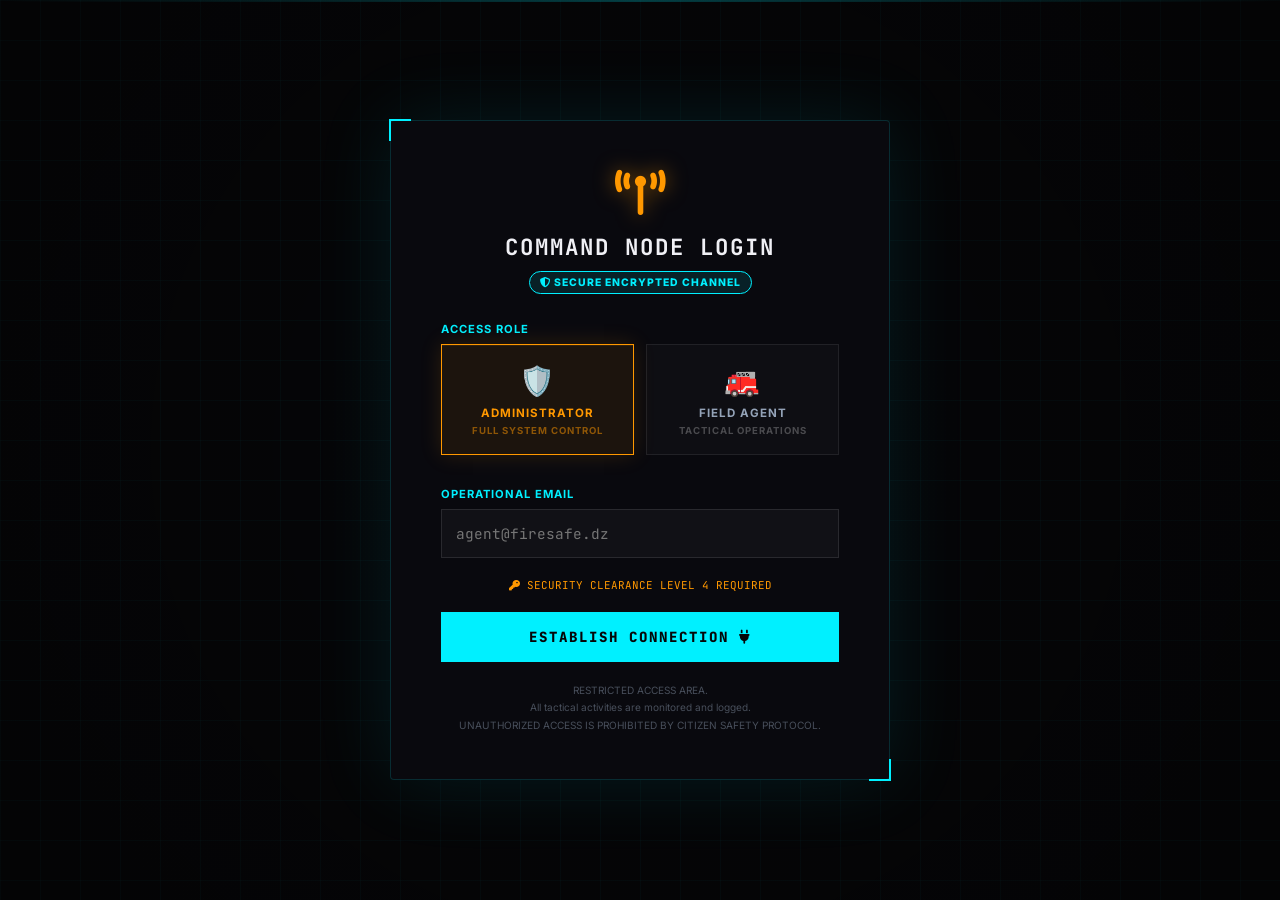
<file: templates/login_pro.html>
<!DOCTYPE html>
<html lang="en">
<head>
    <meta charset="UTF-8">
    <meta name="viewport" content="width=device-width, initial-scale=1.0">
    <title>FireSafe AI - Tactical Command Portal</title>
    <link href="https://fonts.googleapis.com/css2?family=Inter:wght@400;500;600;700;800&family=JetBrains+Mono:wght@400;700&display=swap" rel="stylesheet">
    <link rel="stylesheet" href="https://cdnjs.cloudflare.com/ajax/libs/font-awesome/6.5.0/css/all.min.css">
    <style>
        :root {
            --midnight: #060608;
            --panel-bg: rgba(10, 10, 15, 0.96);
            --primary-blue: #00f0ff;
            --primary-orange: #ff9800;
            --text-primary: #f0f0f5;
            --text-secondary: #94a3b8;
            --glass-border: rgba(0, 240, 255, 0.15);
        }

        * { margin: 0; padding: 0; box-sizing: border-box; }

        body {
            font-family: 'Inter', sans-serif;
            background: var(--midnight);
            color: var(--text-primary);
            height: 100vh;
            display: flex;
            align-items: center;
            justify-content: center;
            overflow: hidden;
            position: relative;
        }

        body::before {
            content: '';
            position: absolute;
            inset: 0;
            background-image:
                linear-gradient(rgba(0, 240, 255, 0.03) 1px, transparent 1px),
                linear-gradient(90deg, rgba(0, 240, 255, 0.03) 1px, transparent 1px);
            background-size: 40px 40px;
            z-index: 1;
        }

        body::after {
            content: '';
            position: absolute;
            top: 0; left: 0; right: 0; height: 2px;
            background: linear-gradient(90deg, transparent, var(--primary-blue), transparent);
            animation: scan 8s linear infinite;
            z-index: 2;
            opacity: 0.3;
        }

        @keyframes scan {
            0% { transform: translateY(-100vh); }
            100% { transform: translateY(100vh); }
        }

        .login-container {
            width: 100%;
            max-width: 500px;
            background: var(--panel-bg);
            backdrop-filter: blur(20px);
            border-radius: 4px;
            border: 1px solid var(--glass-border);
            padding: 45px 50px;
            position: relative;
            z-index: 10;
            box-shadow: 0 0 80px rgba(0, 240, 255, 0.1);
        }

        .login-container::before, .login-container::after {
            content: '';
            position: absolute;
            width: 20px; height: 20px;
            border-color: var(--primary-blue);
            border-style: solid;
        }
        .login-container::before { top: -2px; left: -2px; border-width: 2px 0 0 2px; }
        .login-container::after { bottom: -2px; right: -2px; border-width: 0 2px 2px 0; }

        .header { text-align: center; margin-bottom: 28px; }

        .header .logo-icon {
            font-size: 2.8rem;
            color: var(--primary-orange);
            margin-bottom: 12px;
            filter: drop-shadow(0 0 10px rgba(255, 152, 0, 0.5));
        }

        h1 {
            font-family: 'JetBrains Mono', monospace;
            font-size: 1.4rem;
            letter-spacing: 2px;
            text-transform: uppercase;
            font-weight: 700;
            margin-bottom: 8px;
        }

        .status-badge {
            display: inline-block;
            font-size: 0.65rem;
            background: rgba(0, 240, 255, 0.1);
            color: var(--primary-blue);
            padding: 4px 10px;
            border: 1px solid var(--primary-blue);
            border-radius: 20px;
            font-weight: 800;
            letter-spacing: 1px;
        }

        /* ---- LAST SESSION BOX ---- */
        #last-session-box {
            display: none;
            margin-bottom: 22px;
            padding: 12px 15px;
            background: rgba(255, 152, 0, 0.05);
            border: 1px solid rgba(255, 152, 0, 0.2);
            border-radius: 4px;
            font-family: 'JetBrains Mono', monospace;
        }

        .last-session-label {
            font-size: 0.6rem;
            color: rgba(255,152,0,0.6);
            text-transform: uppercase;
            letter-spacing: 1px;
            margin-bottom: 8px;
        }

        .last-session-user {
            display: flex;
            align-items: center;
            gap: 10px;
        }

        .last-session-avatar {
            width: 34px; height: 34px;
            border-radius: 50%;
            background: rgba(255,152,0,0.1);
            border: 1px solid rgba(255,152,0,0.3);
            display: flex; align-items: center; justify-content: center;
            font-size: 1.1rem;
            flex-shrink: 0;
        }

        .last-session-info strong {
            display: block;
            font-size: 0.85rem;
            color: #fff;
        }

        .last-session-info span {
            font-size: 0.68rem;
            color: rgba(255,255,255,0.35);
        }

        .last-session-role {
            margin-left: auto;
            font-size: 0.62rem;
            font-weight: 800;
            padding: 3px 9px;
            border-radius: 4px;
            letter-spacing: 0.5px;
            flex-shrink: 0;
        }
        .last-session-role.admin   { background: rgba(239,68,68,0.15); color: #ef4444; border: 1px solid rgba(239,68,68,0.3); }
        .last-session-role.fireman { background: rgba(249,115,22,0.15); color: #f97316; border: 1px solid rgba(249,115,22,0.3); }
        .last-session-role.citizen { background: rgba(255,255,255,0.05); color: #aaa; border: 1px solid rgba(255,255,255,0.1); }

        .form-group { margin-bottom: 20px; }

        label {
            display: block;
            font-size: 0.7rem;
            font-weight: 700;
            text-transform: uppercase;
            letter-spacing: 1px;
            margin-bottom: 8px;
            color: var(--primary-blue);
        }

        input[type="email"] {
            width: 100%;
            background: rgba(255, 255, 255, 0.03);
            border: 1px solid rgba(255, 255, 255, 0.1);
            color: #fff;
            padding: 14px;
            font-family: 'JetBrains Mono', monospace;
            font-size: 0.9rem;
            outline: none;
            transition: 0.3s;
        }

        input[type="email"]:focus {
            border-color: var(--primary-blue);
            background: rgba(0, 240, 255, 0.05);
            box-shadow: 0 0 15px rgba(0, 240, 255, 0.1);
        }

        /* ---- ROLE GRID ---- */
        .role-grid {
            display: grid;
            grid-template-columns: 1fr 1fr;
            gap: 12px;
            margin-bottom: 24px;
        }

        .role-option { cursor: pointer; position: relative; }
        .role-option input { position: absolute; opacity: 0; }

        .role-card {
            border: 1px solid rgba(255, 255, 255, 0.08);
            padding: 18px 12px;
            text-align: center;
            transition: all 0.3s ease;
            background: rgba(255, 255, 255, 0.02);
            color: var(--text-secondary);
        }

        .role-card .role-icon  { font-size: 1.8rem; display: block; margin-bottom: 8px; }
        .role-card .role-name  { font-size: 0.72rem; font-weight: 700; letter-spacing: 1px; display: block; }
        .role-card .role-desc  { font-size: 0.6rem; color: rgba(255,255,255,0.25); margin-top: 5px; display: block; }

        .role-option input:checked + .role-card {
            border-color: var(--primary-orange);
            color: var(--primary-orange);
            background: rgba(255, 152, 0, 0.08);
            box-shadow: 0 0 20px rgba(255, 152, 0, 0.15), inset 0 1px 0 rgba(255,152,0,0.1);
        }
        .role-option input:checked + .role-card .role-desc { color: rgba(255,152,0,0.5); }
        .role-card:hover { border-color: rgba(255,152,0,0.3); background: rgba(255,152,0,0.04); }

        .btn-submit {
            width: 100%;
            padding: 16px;
            background: var(--primary-blue);
            color: var(--midnight);
            border: none;
            font-weight: 800;
            text-transform: uppercase;
            letter-spacing: 2px;
            cursor: pointer;
            font-family: 'JetBrains Mono', monospace;
            transition: 0.3s;
            font-size: 0.88rem;
        }

        .btn-submit:hover {
            background: #fff;
            box-shadow: 0 0 30px rgba(0, 240, 255, 0.4);
            transform: translateY(-2px);
        }

        .footer-note {
            text-align: center;
            font-size: 0.63rem;
            color: var(--text-secondary);
            margin-top: 20px;
            opacity: 0.45;
            line-height: 1.7;
        }

        .glitch-overlay {
            position: absolute;
            inset: 0;
            pointer-events: none;
            z-index: 5;
            background: radial-gradient(circle at 50% 50%, transparent, rgba(0,0,0,0.4));
        }
    </style>
</head>
<body>
    <div class="glitch-overlay"></div>
    
    <div class="login-container">
        <div class="header">
            <div class="logo-icon"><i class="fa-solid fa-tower-broadcast"></i></div>
            <h1>Command Node Login</h1>
            <div class="status-badge"><i class="fa-solid fa-shield-halved"></i> SECURE ENCRYPTED CHANNEL</div>
        </div>

        <!-- Last Session Info — populated by JS -->
        <div id="last-session-box">
            <div class="last-session-label">🕐 Last Active Session</div>
            <div class="last-session-user">
                <div class="last-session-avatar" id="ls-avatar">👤</div>
                <div class="last-session-info">
                    <strong id="ls-name">—</strong>
                    <span id="ls-time">—</span>
                </div>
                <div class="last-session-role" id="ls-role">—</div>
            </div>
        </div>

        <form action="/login/local" method="POST">
            <div class="form-group">
                <label>Access Role</label>
                <div class="role-grid">
                    <label class="role-option">
                        <input type="radio" name="role" value="admin" checked>
                        <div class="role-card">
                            <span class="role-icon">🛡️</span>
                            <span class="role-name">ADMINISTRATOR</span>
                            <span class="role-desc">Full system control</span>
                        </div>
                    </label>
                    <label class="role-option">
                        <input type="radio" name="role" value="fireman">
                        <div class="role-card">
                            <span class="role-icon">🚒</span>
                            <span class="role-name">FIELD AGENT</span>
                            <span class="role-desc">Tactical operations</span>
                        </div>
                    </label>
                </div>
            </div>

            <div class="form-group">
                <label>Operational Email</label>
                <input type="email" name="email" id="email-input" placeholder="agent@firesafe.dz" required>
            </div>

            <div style="font-size: 0.68rem; color: var(--primary-orange); margin-bottom: 20px; text-align: center; font-family: 'JetBrains Mono', monospace;">
                <i class="fa-solid fa-key"></i> SECURITY CLEARANCE LEVEL 4 REQUIRED
            </div>

            <button type="submit" class="btn-submit">
                ESTABLISH CONNECTION <i class="fa-solid fa-plug"></i>
            </button>
        </form>

        <div class="footer-note">
            RESTRICTED ACCESS AREA.<br>
            All tactical activities are monitored and logged.<br>
            UNAUTHORIZED ACCESS IS PROHIBITED BY CITIZEN SAFETY PROTOCOL.
        </div>
    </div>

    <script>
        // ---- Show last logged-in user ----
        try {
            const lastUser = localStorage.getItem('firesafe_last_user');
            if (lastUser) {
                const u = JSON.parse(lastUser);
                const box = document.getElementById('last-session-box');
                document.getElementById('ls-name').textContent = u.name || u.email || '—';
                const roleEl = document.getElementById('ls-role');
                roleEl.textContent = (u.role || 'user').toUpperCase();
                roleEl.className = 'last-session-role ' + (u.role || 'citizen');
                const icons = { admin: '🛡️', fireman: '🚒', citizen: '👤' };
                document.getElementById('ls-avatar').textContent = icons[u.role] || '👤';
                if (u.time) {
                    const t = new Date(u.time);
                    document.getElementById('ls-time').textContent =
                        `Last login: ${t.toLocaleDateString('en-GB')} at ${t.toLocaleTimeString([],{hour:'2-digit',minute:'2-digit'})}`;
                }
                box.style.display = 'block';
                // Pre-fill form
                const emailInput = document.getElementById('email-input');
                if (emailInput && u.email) emailInput.value = u.email;
                const roleRadio = document.querySelector(`input[name="role"][value="${u.role}"]`);
                if (roleRadio) roleRadio.checked = true;
            }
        } catch(e) {}

        // ---- Save session on submit ----
        document.querySelector('form').addEventListener('submit', () => {
            const email = document.getElementById('email-input').value;
            const role = document.querySelector('input[name="role"]:checked')?.value || 'admin';
            localStorage.setItem('firesafe_last_user', JSON.stringify({
                email,
                name: email.split('@')[0].charAt(0).toUpperCase() + email.split('@')[0].slice(1),
                role,
                time: new Date().toISOString()
            }));
        });

        // Subtle glitch effect
        setInterval(() => {
            const c = document.querySelector('.login-container');
            c.style.transform = `translate(${(Math.random()-0.5)*2}px, ${(Math.random()-0.5)*2}px)`;
            setTimeout(() => c.style.transform = 'none', 50);
        }, 3000);
    </script>
</body>
</html>
</file>
